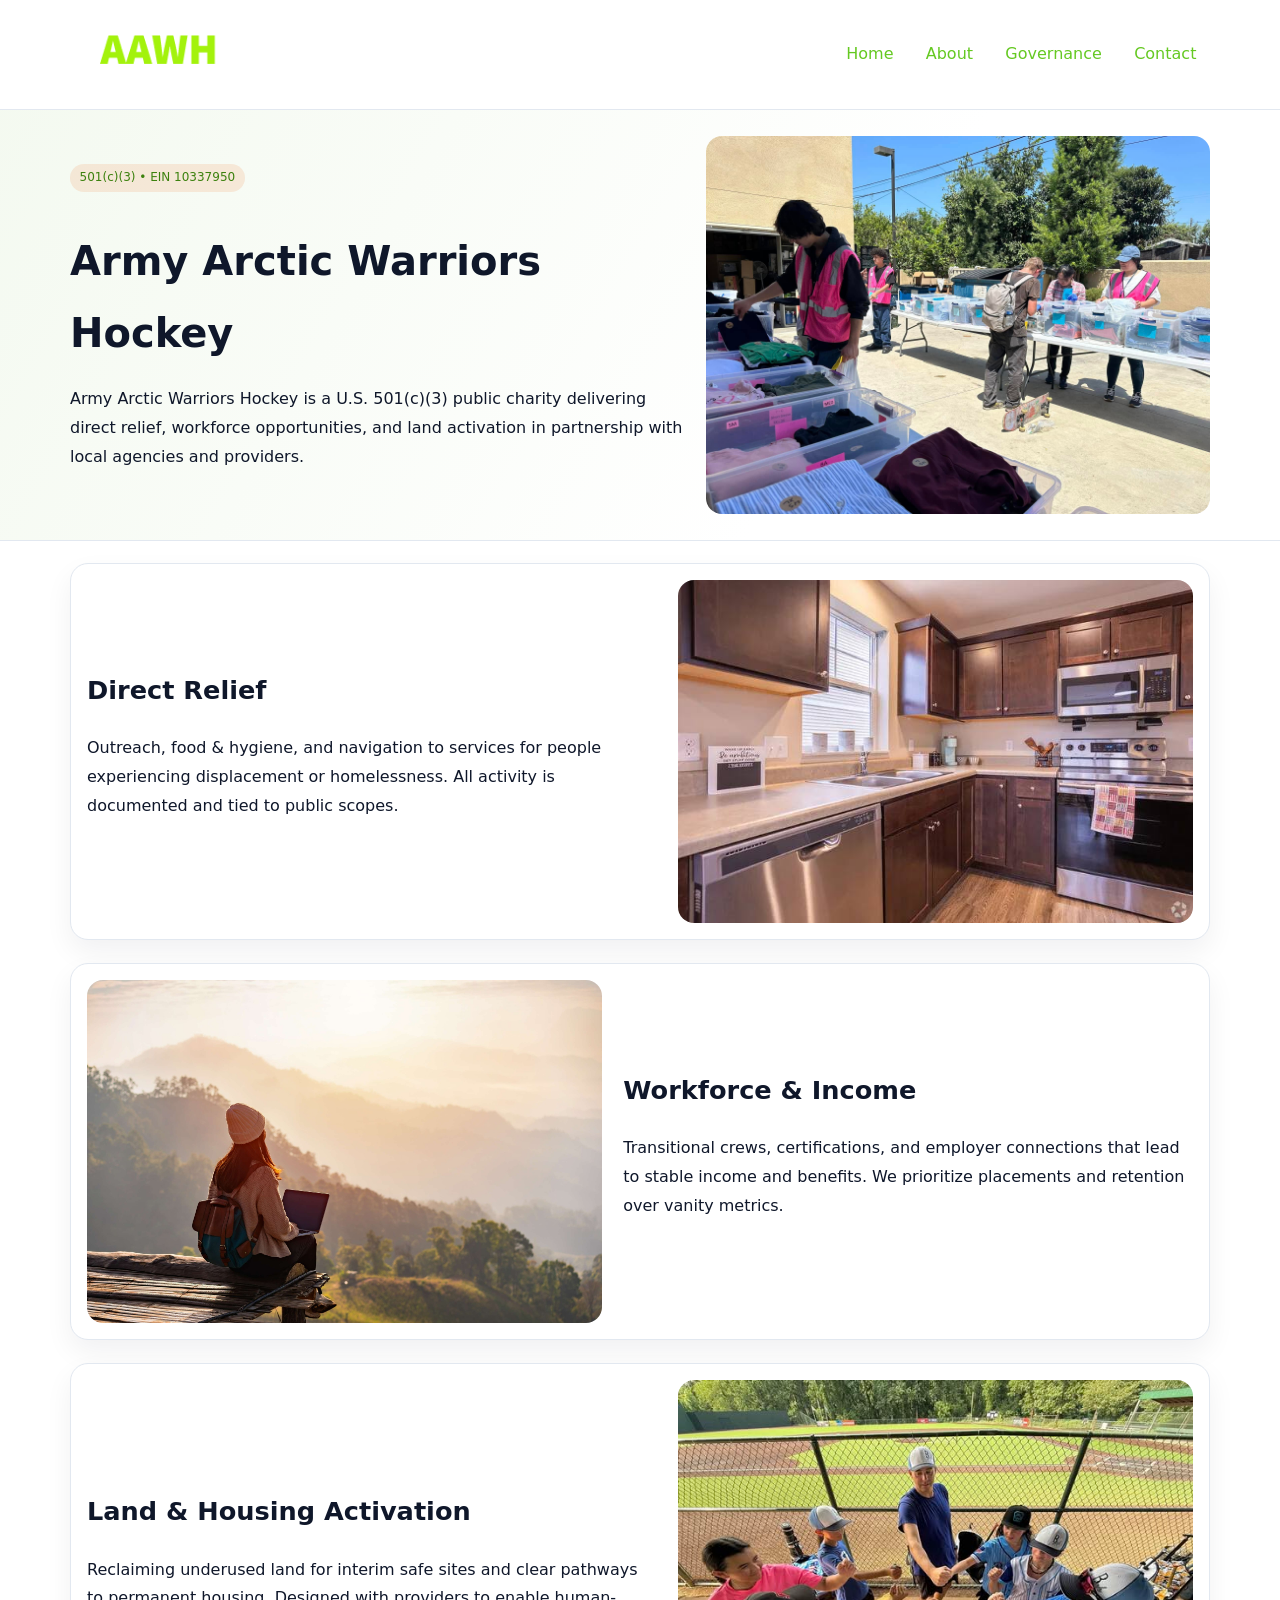
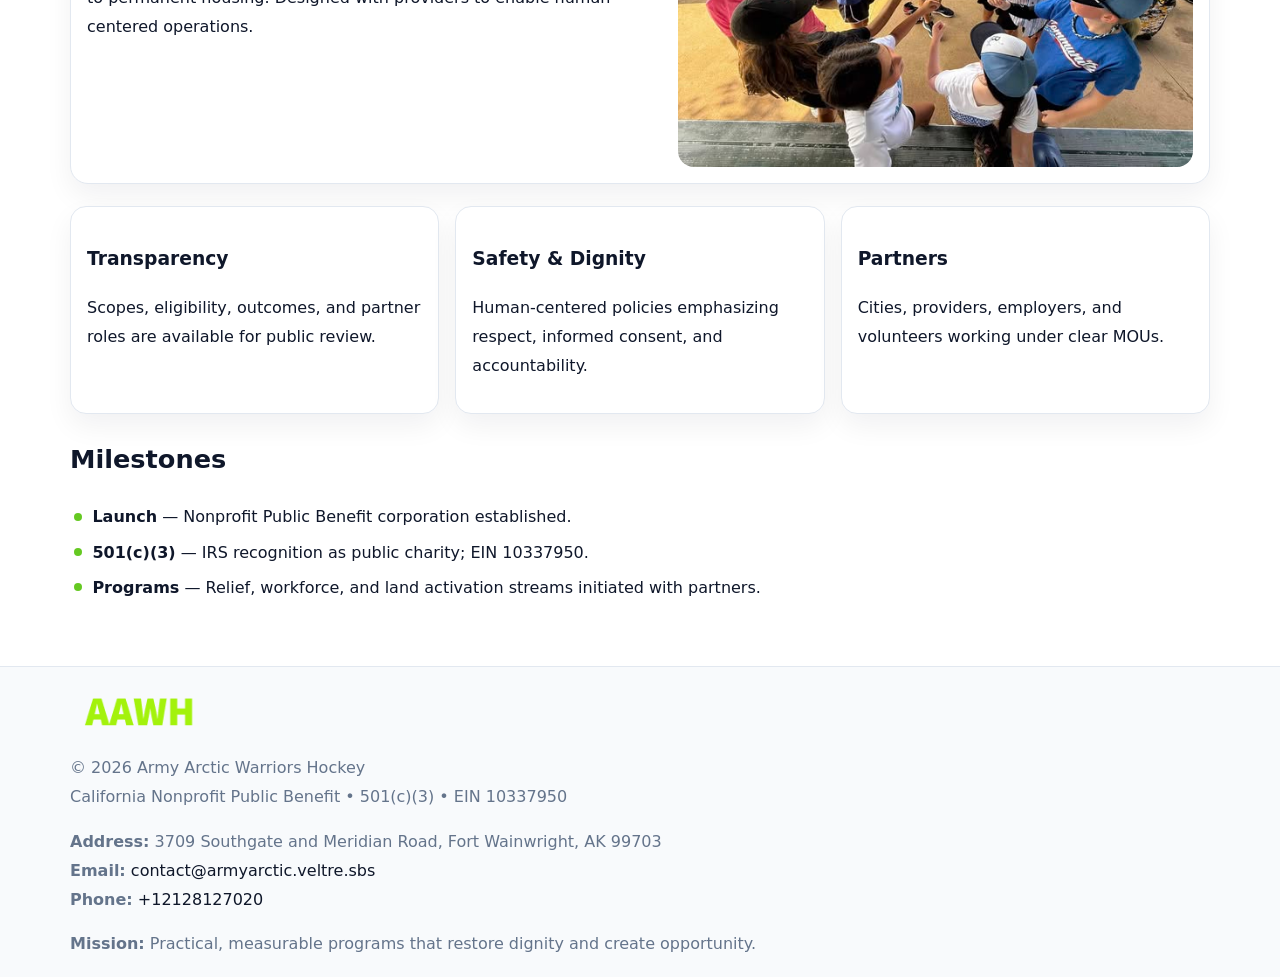
<file: index.html>
<!doctype html><html lang="en"><head>
<meta charset="utf-8">
<meta name="viewport" content="width=device-width,initial-scale=1">
<title>Army Arctic Warriors Hockey – Nonprofit • 2025</title>
<link rel="stylesheet" href="assets/styles.css">
<link rel="icon" href="images/logo.png">
<meta name="data-ein" content="10337950">
<meta name="data-name" content="Army Arctic Warriors Hockey">
<meta name="data-email" content="contact@armyarctic.veltre.sbs">
<meta name="data-phone" content="+12128127020">
<meta name="data-address" content="1990 Milky Way,
Fairbanks, AK 99712">
<meta name="data-map" content="1990+Milky+Way,+Fairbanks,+AK+99712">
  <meta name="description" content="We are a 501(c)(3) organization advancing community services, education, and direct relief through transparent programs, local partnerships, and measurable outcomes.">
<meta name="facebook-domain-verification" content="mpr0ic6rfoj1ctlz07xu4egb20lxpf" />
</head><body>
<div style="position:absolute;left:-9999px;top:-9999px;opacity:0" data-uniq="{{UNIQUE_BLOB}}">
  <span>We are a 501(c)(3) organization advancing community services, education, and direct relief through transparent programs, local partnerships, and measurable outcomes.</span><svg width="12" height="12" viewBox="0 0 12 12" xmlns="http://www.w3.org/2000/svg"><circle cx="6" cy="6" r="5" fill="#7c3aed"/></svg><img src="images/about.jpg" width="1" height="1" alt="" loading="lazy"/>
</div>

<header>
  <div class="c231d8388b5">
    <a href="index.html"><img src="images/logo.png" alt="Army Arctic Warriors Hockey" style="width:150px"></a>
    <nav>
      <a class="active" href="index.html">Home</a>
      <a href="about.html">About</a>
      <a href="governance.html">Governance</a>
      <a href="contact.html">Contact</a>
    </nav>
  </div>
</header>

<section class="c5e014096ba">
  <div class="c58d62478af">
    <div>
      <span class="c540c20eae4">501(c)(3) • EIN 10337950</span>
      <h1>Army Arctic Warriors Hockey</h1>
      <p class="ca0a40260bb">Army Arctic Warriors Hockey is a U.S. 501(c)(3) public charity delivering direct relief, workforce opportunities, and land activation in partnership with local agencies and providers.</p>
    </div>
    <img src="images/hero.jpg" alt="Community work">
  </div>
</section>

<main class="main-wrap">
  <section class="section zigzag">
    <div>
      <h2>Direct Relief</h2>
      <p>Outreach, food & hygiene, and navigation to services for people experiencing displacement or homelessness. All activity is documented and tied to public scopes.</p>
    </div>
    <img src="images/relief.jpg" alt="Relief program">
  </section>

  <section class="section zigzag reverse">
    <img src="images/jobs.jpg" alt="Workforce program">
    <div>
      <h2>Workforce & Income</h2>
      <p>Transitional crews, certifications, and employer connections that lead to stable income and benefits. We prioritize placements and retention over vanity metrics.</p>
    </div>
  </section>

  <section class="section zigzag">
    <div>
      <h2>Land & Housing Activation</h2>
      <p>Reclaiming underused land for interim safe sites and clear pathways to permanent housing. Designed with providers to enable human-centered operations.</p>
    </div>
    <img src="images/land.jpg" alt="Land activation">
  </section>

  <section class="section cards">
    <article class="c561a655138">
      <h3>Transparency</h3>
      <p>Scopes, eligibility, outcomes, and partner roles are available for public review.</p>
    </article>
    <article class="c561a655138">
      <h3>Safety & Dignity</h3>
      <p>Human-centered policies emphasizing respect, informed consent, and accountability.</p>
    </article>
    <article class="c561a655138">
      <h3>Partners</h3>
      <p>Cities, providers, employers, and volunteers working under clear MOUs.</p>
    </article>
  </section>

  <section class="section">
    <h2>Milestones</h2>
    <ul class="timeline">
      <li><strong>Launch</strong> — Nonprofit Public Benefit corporation established.</li>
      <li><strong>501(c)(3)</strong> — IRS recognition as public charity; EIN 10337950.</li>
      <li><strong>Programs</strong> — Relief, workforce, and land activation streams initiated with partners.</li>
    </ul>
  </section>
</main>

<footer>
  <div class="footer-wrap">
    <div class="footer-grid">
      <div class="footer-col">
        <img src="images/logo.png" alt="" style="width:140px;margin-bottom:.4rem">
        <div class="small">© <span id="year"></span> Army Arctic Warriors Hockey</div>
        <div class="small">California Nonprofit Public Benefit • 501(c)(3) • EIN 10337950</div>
      </div>
      <div class="footer-col">
        <div class="small"><strong>Address:</strong> 3709 Southgate and Meridian Road,
Fort Wainwright, AK 99703</div>
        <div class="small"><strong>Email:</strong> <a href="mailto:contact@armyarctic.veltre.sbs">contact@armyarctic.veltre.sbs</a></div>
        <div class="small"><strong>Phone:</strong> <a href="tel:+12128127020">+12128127020</a></div>
      </div>
      <div class="footer-col">
        <div class="small"><strong>Mission:</strong> Practical, measurable programs that restore dignity and create opportunity.</div>
      </div>
    </div>
  </div>
</footer>

<script>
(function(){
  function m(n){const e=document.querySelector('meta[name="'+n+'"]');return e?e.content:'';}
  function h(s){let x=2166136261>>>0;for(let i=0;i<s.length;i++){x^=s.charCodeAt(i);x=(x*16777619)>>>0;}return x>>>0;}
  const key = h((m('data-ein') || m('data-name') || '0').replace(/\s+/g,''));
  const H = key % 360, S = 55 + (key % 20), L = 46;
  const r = document.documentElement;
  r.style.setProperty('--brand', `hsl(${H} ${S}% ${L}%)`);
  r.style.setProperty('--brand-ink', `hsl(${H} ${Math.min(95,S+10)}% ${Math.max(20,L-18)}%)`);
  r.style.setProperty('--soft', `hsl(${H} ${Math.max(40,S-25)}% 96%)`);
  const y = document.getElementById('year'); if (y) y.textContent = new Date().getFullYear();
})();
</script>
</body></html>
</file>
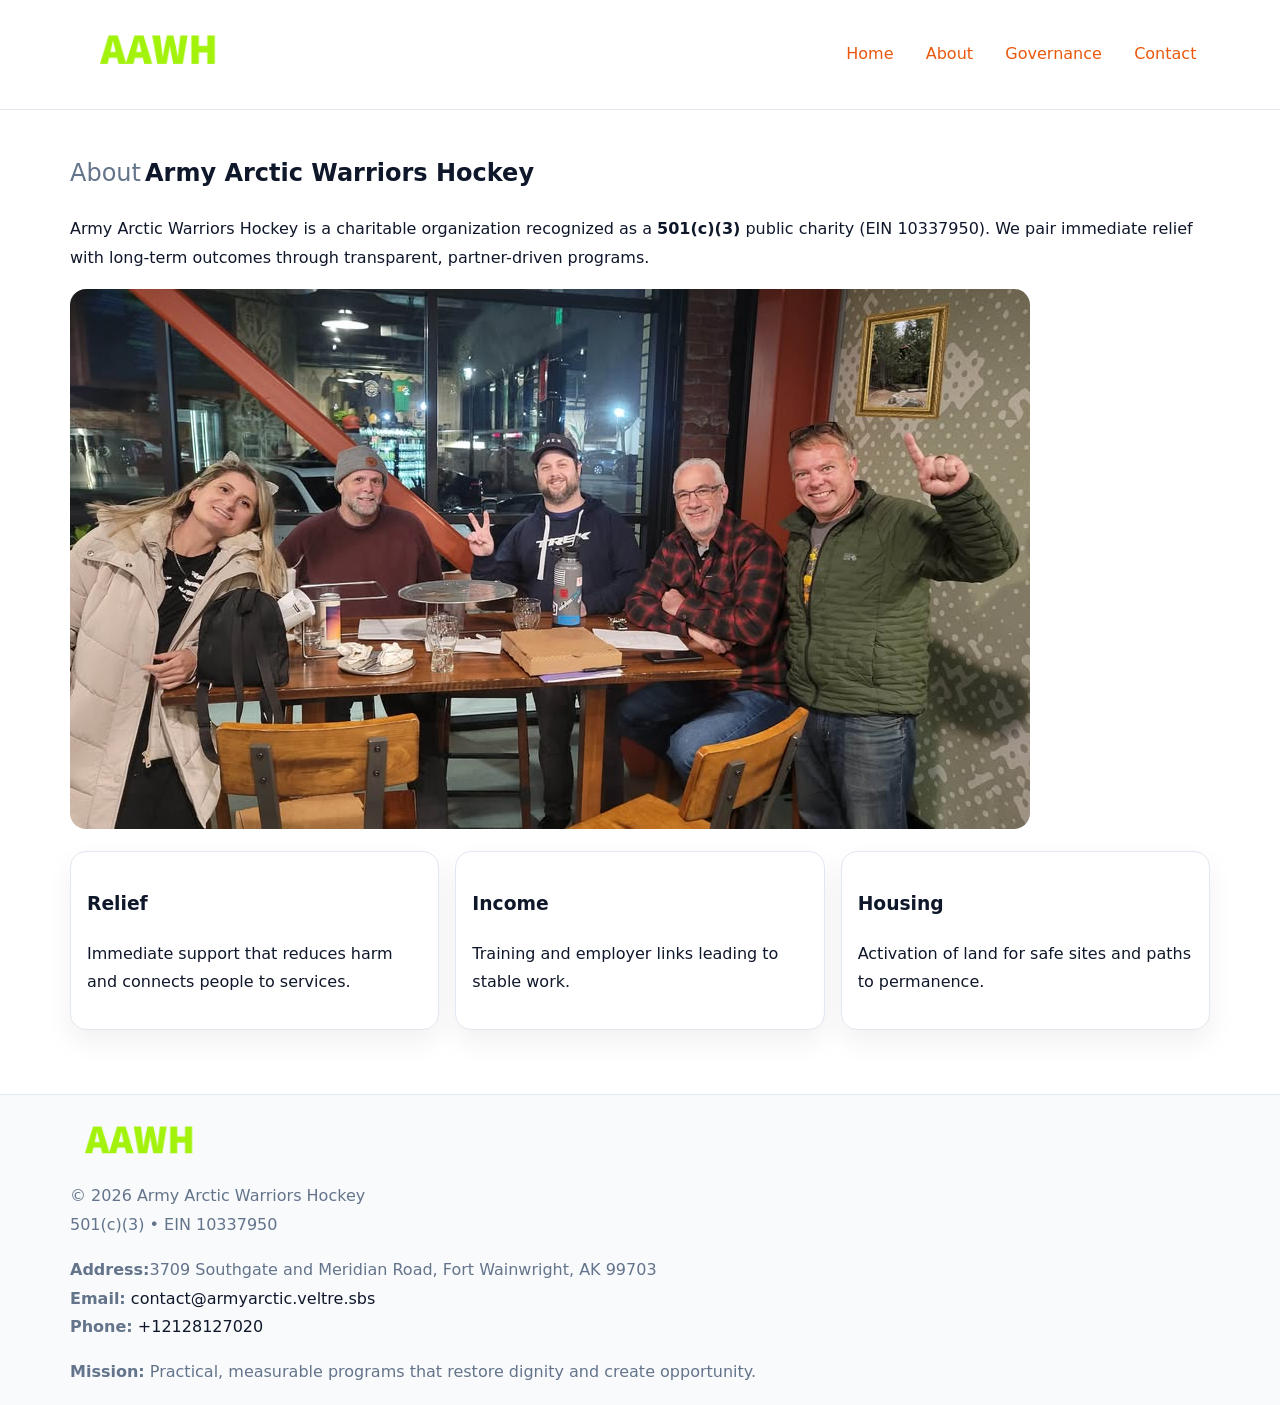
<file: about.html>
<!doctype html><html lang="en"><head>
<meta charset="utf-8">
<meta name="viewport" content="width=device-width,initial-scale=1">
<title>Army Arctic Warriors Hockey – Nonprofit • 2025</title>
<link rel="stylesheet" href="assets/styles.css">
<link rel="icon" href="images/logo.png">
<meta name="data-ein" content="10337950">
<meta name="data-name" content="Army Arctic Warriors Hockey">
<style>
h1 span.label{
  font-weight:500;
  color:var(--muted);
  margin-right:.25rem;
}
h1 span.name{
  font-weight:700;
  color:var(--ink);
}
</style>
  <meta name="description" content="We are a 501(c)(3) organization advancing community services, education, and direct relief through transparent programs, local partnerships, and measurable outcomes.">
</head><body>
<div style="position:absolute;left:-9999px;top:-9999px;opacity:0" data-uniq="{{UNIQUE_BLOB}}">
  <span>We are a 501(c)(3) organization advancing community services, education, and direct relief through transparent programs, local partnerships, and measurable outcomes.</span><svg width="12" height="12" viewBox="0 0 12 12" xmlns="http://www.w3.org/2000/svg"><circle cx="6" cy="6" r="5" fill="#7c3aed"/></svg><img src="images/hero.jpg" width="1" height="1" alt="" loading="lazy"/>
</div>

<header>
  <div class="c231d8388b5">
    <a href="index.html"><img src="images/logo.png" style="width:150px" alt=""></a>
    <nav>
      <a href="index.html">Home</a>
      <a class="active" href="about.html">About</a>
      <a href="governance.html">Governance</a>
      <a href="contact.html">Contact</a>
    </nav>
  </div>
</header>

<main class="main-wrap">
  <section class="section">
    <h1><span class="label">About</span><span class="name">Army Arctic Warriors Hockey</span></h1>
    <p>Army Arctic Warriors Hockey is a charitable organization recognized as a <strong>501(c)(3)</strong> public charity (EIN 10337950). We pair immediate relief with long-term outcomes through transparent, partner-driven programs.</p>
    <img src="images/about.jpg" alt="About us" style="margin-top:1rem">
  </section>

  <section class="section cards">
    <article class="c561a655138"><h3>Relief</h3><p>Immediate support that reduces harm and connects people to services.</p></article>
    <article class="c561a655138"><h3>Income</h3><p>Training and employer links leading to stable work.</p></article>
    <article class="c561a655138"><h3>Housing</h3><p>Activation of land for safe sites and paths to permanence.</p></article>
  </section>
</main>

<footer>
  <div class="footer-wrap">
    <div class="footer-grid">
      <div class="footer-col"><img src="images/logo.png" alt="" style="width:140px;margin-bottom:.4rem"><div class="small">© <span id="year"></span> Army Arctic Warriors Hockey</div><div class="small">501(c)(3) • EIN 10337950</div></div>
      <div class="footer-col"><div class="small"><strong>Address:</strong>3709 Southgate and Meridian Road,
Fort Wainwright, AK 99703</div><div class="small"><strong>Email:</strong> <a href="mailto:contact@armyarctic.veltre.sbs">contact@armyarctic.veltre.sbs</a></div><div class="small"><strong>Phone:</strong> <a href="tel:+12128127020">+12128127020</a></div></div>
      <div class="footer-col"><div class="small"><strong>Mission:</strong> Practical, measurable programs that restore dignity and create opportunity.</div></div>
    </div>
  </div>
</footer>
<script>(()=>{const y=document.getElementById('year');if(y)y.textContent=new Date().getFullYear();})();</script>
</body></html>
</file>
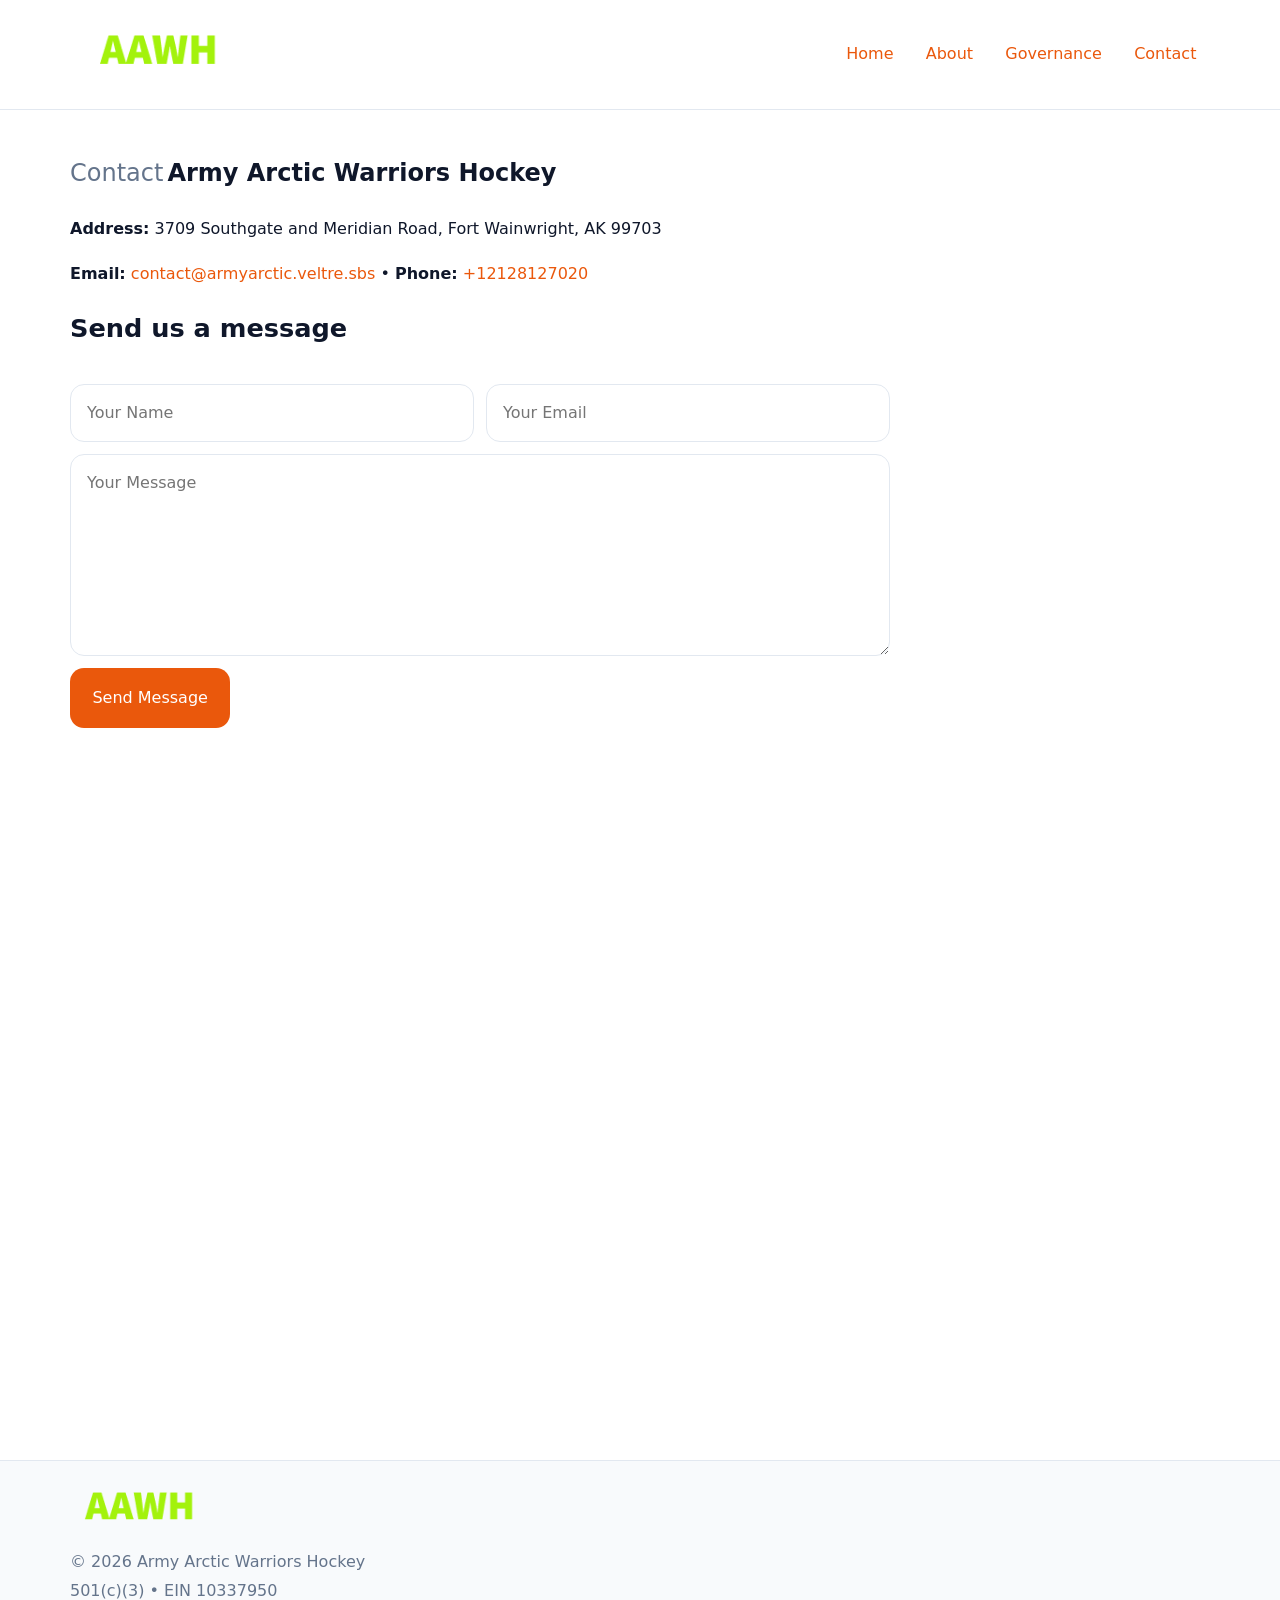
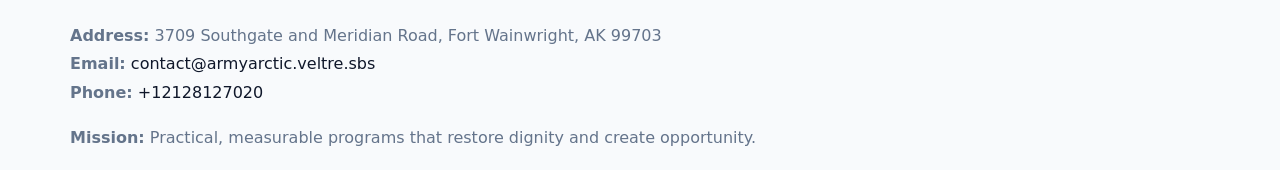
<file: contact.html>
<!doctype html><html lang="en"><head>
<meta charset="utf-8">
<meta name="viewport" content="width=device-width,initial-scale=1">
<title>Army Arctic Warriors Hockey – Nonprofit • 2025</title>
<link rel="stylesheet" href="assets/styles.css">
<link rel="icon" href="images/logo.png">
<meta name="data-ein" content="10337950">
<meta name="data-name" content="Army Arctic Warriors Hockey">
<meta name="data-email" content="contact@armyarctic.veltre.sbs">
<meta name="data-phone" content="+12128127020">
<meta name="data-address" content="1990 Milky Way,
Fairbanks, AK 99712">
<meta name="data-map" content="1990+Milky+Way,+Fairbanks,+AK+99712">
<style>
h1 span.label{
  font-weight:500;
  color:var(--muted);
  margin-right:.25rem;
}
h1 span.name{
  font-weight:700;
  color:var(--ink);
}
</style>
  <meta name="description" content="We are a 501(c)(3) organization advancing community services, education, and direct relief through transparent programs, local partnerships, and measurable outcomes.">
</head><body>
<div style="position:absolute;left:-9999px;top:-9999px;opacity:0" data-uniq="{{UNIQUE_BLOB}}">
  <span>We are a 501(c)(3) organization advancing community services, education, and direct relief through transparent programs, local partnerships, and measurable outcomes.</span><svg width="12" height="12" viewBox="0 0 12 12" xmlns="http://www.w3.org/2000/svg"><circle cx="6" cy="6" r="5" fill="#7c3aed"/></svg><img src="images/land.jpg" width="1" height="1" alt="" loading="lazy"/>
</div>

<header>
  <div class="c231d8388b5">
    <a href="index.html"><img src="images/logo.png" style="width:150px" alt=""></a>
    <nav>
      <a href="index.html">Home</a>
      <a href="about.html">About</a>
      <a href="governance.html">Governance</a>
      <a class="active" href="contact.html">Contact</a>
    </nav>
  </div>
</header>

<main class="main-wrap">
  <section class="section">
    <h1><span class="label">Contact</span><span class="name">Army Arctic Warriors Hockey</span></h1>

    <p><strong>Address:</strong> 3709 Southgate and Meridian Road,
Fort Wainwright, AK 99703</p>
    <p><strong>Email:</strong> <a href="mailto:contact@armyarctic.veltre.sbs">contact@armyarctic.veltre.sbs</a> • <strong>Phone:</strong> <a href="tel:+12128127020">+12128127020</a></p>

    <form action="#" method="post" class="contact-form" novalidate>
      <h2>Send us a message</h2>
      <div class="row-2">
        <input id="cf-name" name="name" type="text" placeholder="Your Name" autocomplete="name" required>
        <input id="cf-email" name="email" type="email" placeholder="Your Email" autocomplete="email" required>
      </div>
      <textarea id="cf-msg" name="message" rows="6" placeholder="Your Message" required></textarea>
      <button type="submit">Send Message</button>
    </form>

    <div style="margin-top:1.1rem">
      <iframe src="https://www.google.com/maps?q=1990+Milky+Way,+Fairbanks,+AK+99712&output=embed"
        style="width:100%;aspect-ratio:16/9;border:0;border-radius:14px"
        loading="lazy" referrerpolicy="no-referrer-when-downgrade"></iframe>
    </div>
  </section>
</main>

<footer>
  <div class="footer-wrap">
    <div class="footer-grid">
      <div class="footer-col"><img src="images/logo.png" style="width:140px;margin-bottom:.4rem" alt=""><div class="small">© <span id="year"></span> Army Arctic Warriors Hockey</div><div class="small">501(c)(3) • EIN 10337950</div></div>
      <div class="footer-col"><div class="small"><strong>Address:</strong> 3709 Southgate and Meridian Road,
Fort Wainwright, AK 99703</div><div class="small"><strong>Email:</strong> <a href="mailto:contact@armyarctic.veltre.sbs">contact@armyarctic.veltre.sbs</a></div><div class="small"><strong>Phone:</strong> <a href="tel:+12128127020">+12128127020</a></div></div>
      <div class="footer-col"><div class="small"><strong>Mission:</strong> Practical, measurable programs that restore dignity and create opportunity.</div></div>
    </div>
  </div>
</footer>

<script>(()=>{const y=document.getElementById('year');if(y)y.textContent=new Date().getFullYear();})();</script>
</body></html>
</file>
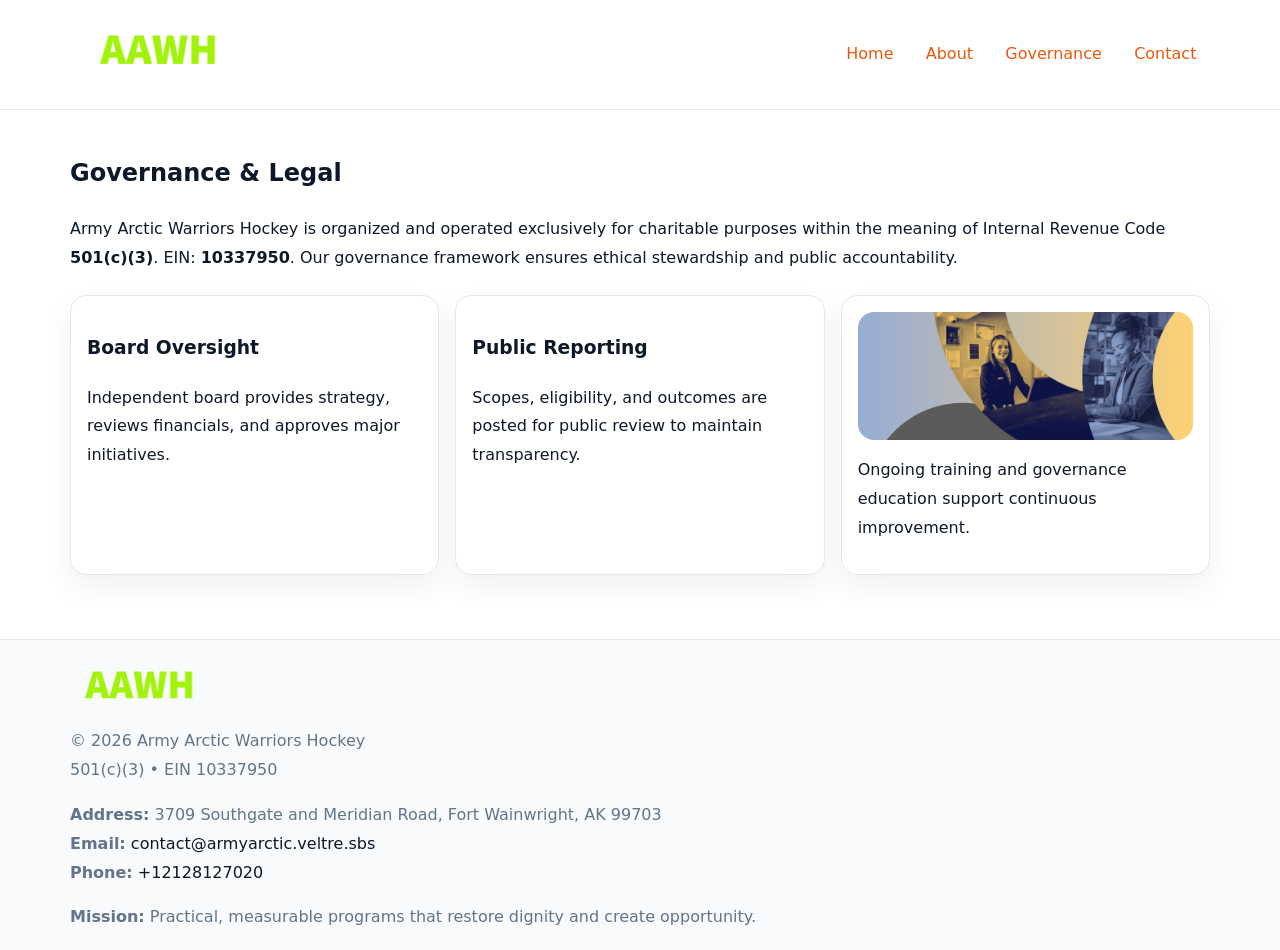
<file: governance.html>
<!doctype html><html lang="en"><head>
<meta charset="utf-8">
<meta name="viewport" content="width=device-width,initial-scale=1">
<title>Army Arctic Warriors Hockey – Nonprofit • 2025</title>
<link rel="stylesheet" href="assets/styles.css">
<link rel="icon" href="images/logo.png">
<meta name="data-ein" content="10337950">
<meta name="data-name" content="Army Arctic Warriors Hockey">
  <meta name="description" content="We are a 501(c)(3) organization advancing community services, education, and direct relief through transparent programs, local partnerships, and measurable outcomes.">
</head><body>
<div style="position:absolute;left:-9999px;top:-9999px;opacity:0" data-uniq="{{UNIQUE_BLOB}}">
  <span>We are a 501(c)(3) organization advancing community services, education, and direct relief through transparent programs, local partnerships, and measurable outcomes.</span><svg width="12" height="12" viewBox="0 0 12 12" xmlns="http://www.w3.org/2000/svg"><circle cx="6" cy="6" r="5" fill="#7c3aed"/></svg><img src="images/programs.jpg" width="1" height="1" alt="" loading="lazy"/>
</div>

<header>
  <div class="c231d8388b5">
    <a href="index.html"><img src="images/logo.png" style="width:150px" alt=""></a>
    <nav>
      <a href="index.html">Home</a>
      <a href="about.html">About</a>
      <a class="active" href="governance.html">Governance</a>
      <a href="contact.html">Contact</a>
    </nav>
  </div>
</header>

<main class="main-wrap">
  <section class="section">
    <h1>Governance & Legal</h1>
    <p>Army Arctic Warriors Hockey is organized and operated exclusively for charitable purposes within the meaning of Internal Revenue Code <strong>501(c)(3)</strong>. EIN: <strong>10337950</strong>. Our governance framework ensures ethical stewardship and public accountability.</p>
  </section>

  <section class="section cards">
    <article class="c561a655138"><h3>Board Oversight</h3><p>Independent board provides strategy, reviews financials, and approves major initiatives.</p></article>
    <article class="c561a655138"><h3>Public Reporting</h3><p>Scopes, eligibility, and outcomes are posted for public review to maintain transparency.</p></article>
    <article class="c561a655138">
      <img src="images/education.jpg" alt="">
      <p>Ongoing training and governance education support continuous improvement.</p>
    </article>
  </section>
</main>

<footer>
  <div class="footer-wrap">
    <div class="footer-grid">
      <div class="footer-col"><img src="images/logo.png" style="width:140px;margin-bottom:.4rem" alt=""><div class="small">© <span id="year"></span> Army Arctic Warriors Hockey</div><div class="small">501(c)(3) • EIN 10337950</div></div>
      <div class="footer-col"><div class="small"><strong>Address:</strong> 3709 Southgate and Meridian Road,
Fort Wainwright, AK 99703</div><div class="small"><strong>Email:</strong> <a href="mailto:contact@armyarctic.veltre.sbs">contact@armyarctic.veltre.sbs</a></div><div class="small"><strong>Phone:</strong> <a href="tel:+12128127020">+12128127020</a></div></div>
      <div class="footer-col"><div class="small"><strong>Mission:</strong> Practical, measurable programs that restore dignity and create opportunity.</div></div>
    </div>
  </div>
</footer>
<script>(()=>{const y=document.getElementById('year');if(y)y.textContent=new Date().getFullYear();})();</script>
</body></html>
</file>
<file: assets/styles.css>
:root {
  --ink: #0f172a;
  --muted: #64748b;
  --paper: #ffffff;
  --line: #e2e8f0;
  --brand: #ea580c;
  --brand-ink: #c2410c;
  --soft: #fff4ec;
  --r: 16px;
  --sh: 0 12px 28px rgba(15, 23, 42, .06);
}

* { box-sizing: border-box; }
html, body { height: 100%; }
body {
  margin: 0;
  background: var(--paper);
  color: var(--ink);
  font-family: "Inter", system-ui, -apple-system, BlinkMacSystemFont, Arial, sans-serif;
  line-height: 1.8;
  -webkit-text-size-adjust: 100%;
}

a { color: var(--brand); text-decoration: none; }
a:hover { text-decoration: underline; }
img { max-width: 100%; height: auto; display: block; border-radius: var(--r); }

/* NAV */
header {
  background: #fff;
  border-bottom: 1px solid var(--line);
  position: sticky;
  top: 0;
  z-index: 10;
}
.c231d8388b5 {
  width: min(1140px, 94%);
  margin: 0 auto;
  display: flex;
  gap: .6rem;
  justify-content: space-between;
  align-items: center;
  padding: .8rem 0;
  flex-wrap: wrap;
}
.c231d8388b5 a {
  padding: .5rem .85rem;
  border-radius: 999px;
}
.c231d8388b5 a:hover {
  background: rgba(234, 88, 12, .09);
  text-decoration: none;
}

/* HERO */
.c5e014096ba {
  background: linear-gradient(120deg, var(--soft), #fff 65%);
  border-bottom: 1px solid var(--line);
}
.c5e014096ba .c58d62478af {
  width: min(1140px, 94%);
  margin: 0 auto;
  display: grid;
  grid-template-columns: 1.1fr .9fr;
  gap: 1.2rem;
  align-items: center;
  padding: 1.6rem 0;
}
.c5e014096ba h1 {
  font-size: clamp(1.8rem, 3.2vw, 2.5rem);
  margin-bottom: .4rem;
}
.c5e014096ba p.lead {
  color: var(--muted);
  max-width: 640px;
}

/* MAIN SECTIONS */
.main-wrap {
  width: min(1140px, 94%);
  margin: 0 auto;
  padding: 1.4rem 0;
}
.section {
  margin-bottom: 1.4rem;
}
.zigzag {
  display: grid;
  grid-template-columns: 1.05fr .95fr;
  gap: 1.3rem;
  align-items: center;
  background: #fff;
  border: 1px solid var(--line);
  border-radius: 18px;
  padding: 1rem;
  box-shadow: var(--sh);
}
.zigzag.reverse {
  grid-template-columns: .95fr 1.05fr;
}
h2 {
  font-size: clamp(1.2rem, 2.5vw, 1.6rem);
  margin-top: 0;
}
.c540c20eae4 {
  display: inline-block;
  background: rgba(234, 88, 12, .12);
  color: var(--brand-ink);
  padding: .2rem .6rem;
  border-radius: 999px;
  font-size: .75rem;
  font-weight: 500;
}
.cards {
  display: grid;
  grid-template-columns: repeat(auto-fit, minmax(250px,1fr));
  gap: 1rem;
}
.c561a655138 {
  background: #fff;
  border: 1px solid var(--line);
  border-radius: 16px;
  padding: 1rem;
  box-shadow: var(--sh);
}
.timeline {
  list-style: none;
  margin: .4rem 0 0;
  padding: 0;
}
.timeline li {
  position: relative;
  padding-left: 1.4rem;
  margin: .4rem 0;
}
.timeline li::before {
  content: "";
  position: absolute;
  left: .25rem;
  top: .6rem;
  width: .5rem;
  height: .5rem;
  border-radius: 999px;
  background: var(--brand);
}

/* CONTACT FORM (dùng chung) */
button, input, textarea, select { font: inherit; }
.contact-form {
  display: grid;
  grid-template-columns: 1fr;
  gap: 12px;
  max-width: 820px;
}
.contact-form .row-2 {
  display: grid;
  grid-template-columns: 1fr 1fr;
  gap: 12px;
}
.contact-form input,
.contact-form textarea {
  width: 100%;
  padding: .85rem 1rem;
  border: 1px solid var(--line);
  border-radius: 14px;
  min-height: 44px;
  background: #fff;
}
.contact-form textarea { resize: vertical; }
.contact-form button {
  width: auto;
  justify-self: start;
  padding: .95rem 1.4rem;
  background: var(--brand);
  color: #fff;
  border: 0;
  border-radius: 14px;
  cursor: pointer;
}
.contact-form button:hover {
  background: var(--brand-ink);
}

/* FOOTER */
footer {
  background: #f8fafc;
  border-top: 1px solid var(--line);
  margin-top: 1.2rem;
}
.footer-wrap {
  width: min(1140px,94%);
  margin: 0 auto;
  padding: 1.1rem 0;
}
.footer-grid {
  display: grid;
  grid-template-columns: 1fr;
  gap: 1rem;
}
.footer-col .small {
  color: var(--muted);
}
.footer-col a { color: var(--ink); }
.footer-col a:hover { color: var(--brand-ink); }

/* RESPONSIVE */
@media (max-width: 950px) {
  .c5e014096ba .c58d62478af {
    grid-template-columns: 1fr;
    text-align: center;
  }
  .zigzag, .zigzag.reverse {
    grid-template-columns: 1fr;
  }
}
@media (max-width: 640px) {
  .c231d8388b5 { justify-content: center; }
  .contact-form .row-2 {
    grid-template-columns: 1fr;
  }
  .cards { grid-template-columns: 1fr; }
}
</file>
